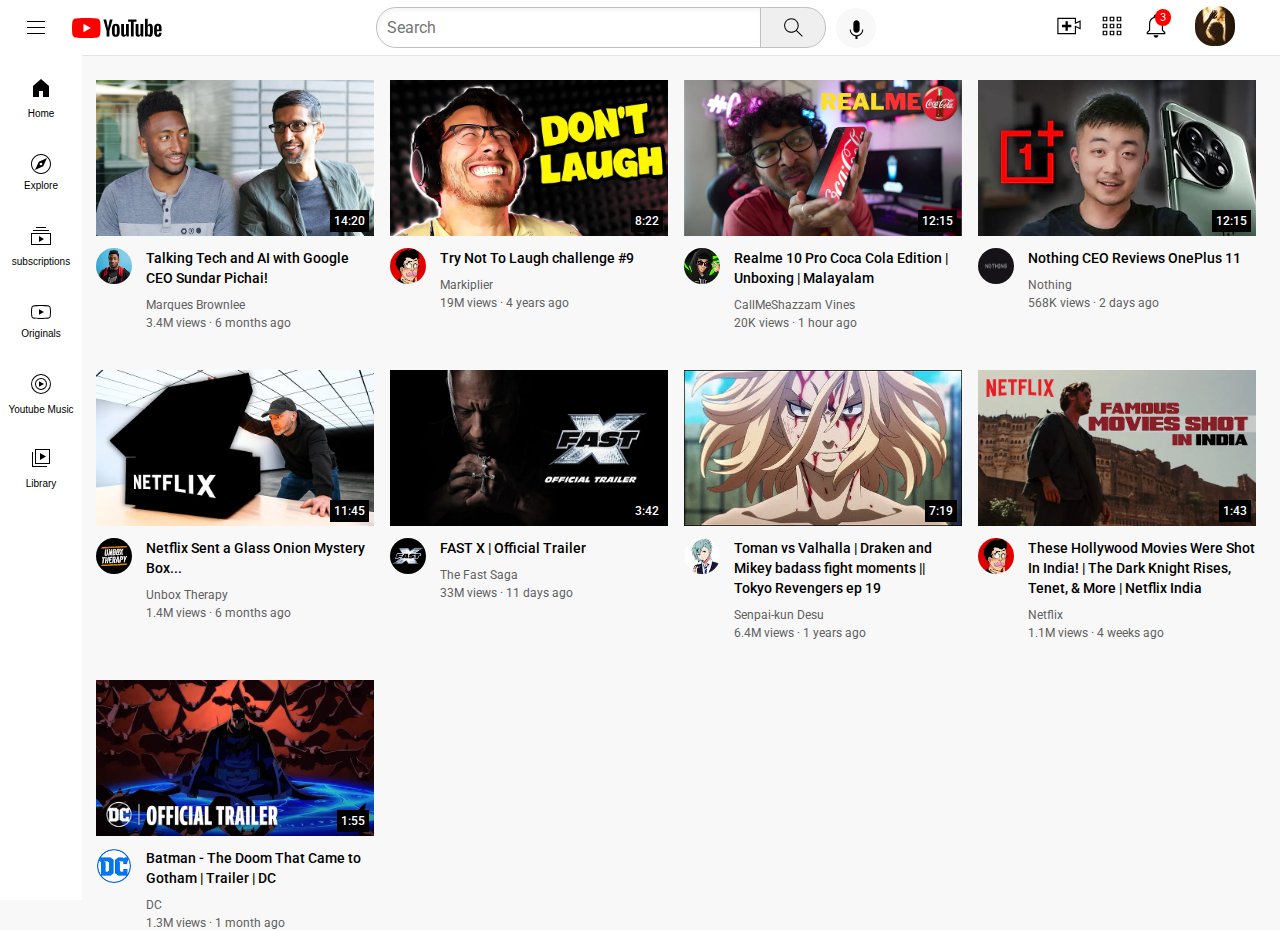
<file: index.html>
<!DOCTYPE html>
<html>
  <head>
    
    <title>
      Youtube clone</title>
    <link rel="preconnect" href="https://fonts.googleapis.com">
    <link rel="preconnect" href="https://fonts.gstatic.com" crossorigin>
    <link href="https://fonts.googleapis.com/css2?family=Roboto:wght@400;500;700&display=swap" rel="stylesheet">

    <link rel="stylesheet" href="style/video.css">
    <link rel="stylesheet" href="style/general.css">
    <link rel="stylesheet" href="style/header.css">
    <link rel="stylesheet" href="style/sidebar.css">
  </head>
    <body>
      <div class="header">
            <div class="left-section">
              <img class="hamburger-icon" src="icons/hamburger-menu.svg" >
              <img class="youtube-icone" src="icons/youtube-logo.svg">
            </div>
          <div class="middle-section"> 
            <input class="search-box" type="text" placeholder="Search">
            <button class="search-button"><img class="search-button-icon" src="icons/search.svg" >
              <div class="tooltip">Search</div>
            </button>
            <button class="voice-button"><img class="voice-search-icon" src="icons/voice-search-icon.svg" >
            <div class="tooltip">Search with your voice</div>
          </button>
          </div>
          <div class="right-section"> 
            <div class="upload-container">
              <div class="upload"><img class="upload-icon" src="icons/upload.svg"></div>
              <div class="tooltip">Create</div>
            </div>
            
            <div class="YouTube-Apps">
              <div class="youtube-apps"><img class="youtube-app-icon" src="icons/youtube-apps.svg"></div>
              <div class="tooltip"> YouTube-Apps</div>
            </div>
            
            <div class="notifications-icon-counter">
              <div class="notifications-show">
                <div class="notifications"> <img class="notifications-icon" src="icons/notifications.svg"></div>
                <div class="tooltip"> Notifications</div>
              </div>
              <div class="notifications-counter">
                3
              </div>
            </div>
            <a href="https://github.com/siyach1n">
              <div class="mychannel"> <img class="mychannel-icon" src="image/mychannel.jpeg"></div>
            </a>
              
          </div>
      </div>

      <div class="sidebar">
        <a href="https://www.youtube.com/watch?v=n2RNcPRtAiY">
                  <div class="sidebar-link"><img src="icons/home.svg">
        </a>

        <div>
          Home
        </div>
        </div>
        <div class="sidebar-link"><img src="icons/explore.svg">
          <div>
            Explore
          </div>
        </div>

        <a href="https://www.youtube.com/feed/subscriptions">
          <div class="sidebar-link"><img src="icons/subscriptions.svg">
        </a>
        
        <div> subscriptions</div></div>

        <div class="sidebar-link"><img src="icons/originals.svg"><div>
          Originals
        </div></div>

        <a  href="https://music.youtube.com/">
          <div class="sidebar-link"><img src="icons/youtube-music.svg">
        </a>
        <div>
          Youtube Music
        </div>
      </div>


        <a href="https://www.youtube.com/feed/library">
          <div class="sidebar-link"><img src="icons/library.svg">
        </a>
        <div>
          Library
        </div>
      </div>
    </div>

    <div class="video-grid">

      <div class="video-preview">
        <div class="thumbnail-row">
          <a href="https://www.youtube.com/watch?v=n2RNcPRtAiY">
            <img class="thumbnail" src="image/thumbnail-1.jpg">
          </a>  
          <div class="video-time" >14:20</div>
        </div>
        <div class="video-info-grid">
          <div class="channel-picture">
            <img class="profile-picture" src="image/channel-1.jpeg">
          </div>
          <div class="video-info">
            <p class="video-title">
              Talking Tech and AI with Google CEO Sundar Pichai!
            </p>
            <p class="video-author">
              Marques Brownlee
            </p>
            <p class="video-stats">
              3.4M views &#183; 6 months ago
            </p>
          </div>
        </div>
      </div>
      
      
      <div class="video-preview">
        <div class="thumbnail-row">
          <a href="https://www.youtube.com/watch?v=_NIaCICPC24"><img class="thumbnail" src="image/thumbnail-2.webp"></a>
          <div class="video-time">8:22</div>
        </div>
        <div class="video-info-grid">
          <div class="channel-picture">
            <img class="profile-picture" src="image/channel-2.jpeg">
          </div>
          <div class="video-info">
            <p class="video-title">
              Try Not To Laugh challenge &#x23;9
            </p>
            <p class="video-author"> Markiplier
            </p>
            <p class="video-stats"> 19M views &#183; 4 years ago
            </p>
          </div>
        </div>
      </div>
      


      <div class="video-preview">
        <div class="thumbnail-row">
          <a href="https://www.youtube.com/watch?v=2U1oVUiM6fs">
            <img class="thumbnail" src="image/thumbnail-3.jpg">
          </a>
        
          <div class="video-time">12:15</div>
        </div>
        <div class="video-info-grid">
          <div class="channel-picture">
            <img class="profile-picture" src="image/channels3_profile.jpg">
          </div>
          <div class="video-info">
            <p class="video-title">
              Realme 10 Pro Coca Cola Edition | Unboxing | Malayalam
            </p>
            <p class="video-author">
              CallMeShazzam Vines
            </p>
            <p class="video-stats">
              20K views &#183; 1 hour ago
            </p>
          </div>
        </div>
      </div>
      



      <div class="video-preview">
        <div class="thumbnail-row">
          <a href="https://www.youtube.com/watch?v=gcKEAxz-fdE"><img class="thumbnail" src="image/thumbnail-4.jpg"></a>
        
          <div class="video-time">12:15</div>
        </div>
        <div class="video-info-grid">
          <div>
            <img class="profile-picture" src="image/channels4_profile.jpg">
            
          </div>
          <div class="video-info">
            <p class="video-title">
              Nothing CEO Reviews OnePlus 11
            </p>
            <p class="video-author">
              Nothing
            </p>
            <p class="video-stats">
              568K views &#183; 2 days ago
            </p>
          </div>
        </div>
      </div>
      



      <div class="video-preview">
        <div class="thumbnail-row">
          <a href="https://www.youtube.com/watch?v=1tS6PSkHFx0"><img class="thumbnail" src="image/thumbnail-5.jpg"></a>
          <div class="video-time">11:45</div>
        </div>
        <div class="video-info-grid">
          <div class="channel-picture">
            <img class="profile-picture" src="image/channels5_profile.jpg">
          </div>
          <div class="video-info">
            <p class="video-title">
              Netflix Sent a Glass Onion Mystery Box...
            </p>
            <p class="video-author">
              Unbox Therapy
            </p>
            <p class="video-stats">
              1.4M views &#183; 6 months ago 
            </p>
          </div>
        </div>
      </div>
      


      <div class="video-preview">
        <div class="thumbnail-row">
          <a href="https://www.youtube.com/watch?v=32RAq6JzY-w"><img class="thumbnail" src="image/thumbnail-6.webp"></a>
          <div class="video-time">3:42</div>
        </div>
        <div class="video-info-grid">
          <div class="channel-picture">
            <img class="profile-picture" src="image/channels6_profile.jpg">
          </div>
          <div class="video-info">
            <p class="video-title">
              FAST X | Official Trailer
            </p>
            <p class="video-author"> The Fast Saga
            </p>
            <p class="video-stats"> 33M views &#183; 11 days ago
            </p>
          </div>
        </div>
      </div>


      <div class="video-preview">
        <div class="thumbnail-row">
          <a href="https://www.youtube.com/watch?v=AuxWHa2sSZM"><img class="thumbnail" src="image/thumbnail-7.webp"></a>
          <div class="video-time">7:19</div>
        </div>
        <div class="video-info-grid">
          <div class="channel-picture">
            <img class="profile-picture" src="image/channels7_profile.jpg">
          </div>
          <div class="video-info">
            <p class="video-title">
              Toman vs Valhalla | Draken and Mikey badass fight moments || 
              Tokyo Revengers ep 19 
            </p>
            <p class="video-author"> Senpai-kun Desu

            </p>
            <p class="video-stats"> 6.4M views &#183; 1 years ago
            </p>
          </div>
        </div>
      </div>



        <div class="video-preview">
          <div class="thumbnail-row">
            <a href="https://www.youtube.com/watch?v=TiI8eKh7q20">
              <img class="thumbnail" src="image/thumbnail-8.webp">
              <div class="video-time">1:43</div>
            </a>
            
          </div>
          <div class="video-info-grid">
            <div class="channel-picture">
              <img class="profile-picture" src="image/channel-2.jpeg">
            </div>
            <div class="video-info">
              <p class="video-title">
                These Hollywood Movies Were Shot In India! | The Dark Knight Rises, Tenet, & More | Netflix India
              </p>
              <p class="video-author"> Netflix
              </p>
              <p class="video-stats"> 1.1M views &#183; 4 weeks ago
              </p>
            </div>
          </div>
        </div>





<div class="video-preview">
  <div class="thumbnail-row">
    <a href="https://www.youtube.com/watch?v=uj6wScDm2SQ">
      <img class="thumbnail" src="image/thumbnail-9.webp">
      <div class="video-time">1:55</div>
    </a>
   
  </div>
  <div class="video-info-grid">
    <div class="channel-picture">
      <img class="profile-picture" src="image/channels9_profile.jpg">
    </div>
    <div class="video-info">
      <p class="video-title">
        Batman - The Doom That Came to Gotham | Trailer | DC
      <p class="video-author"> DC
      </p>
      <p class="video-stats"> 1.3M views &#183; 1 month ago
      </p>
    </div>
  </div>
</div>





    </div>
  </body>
</html>
</file>
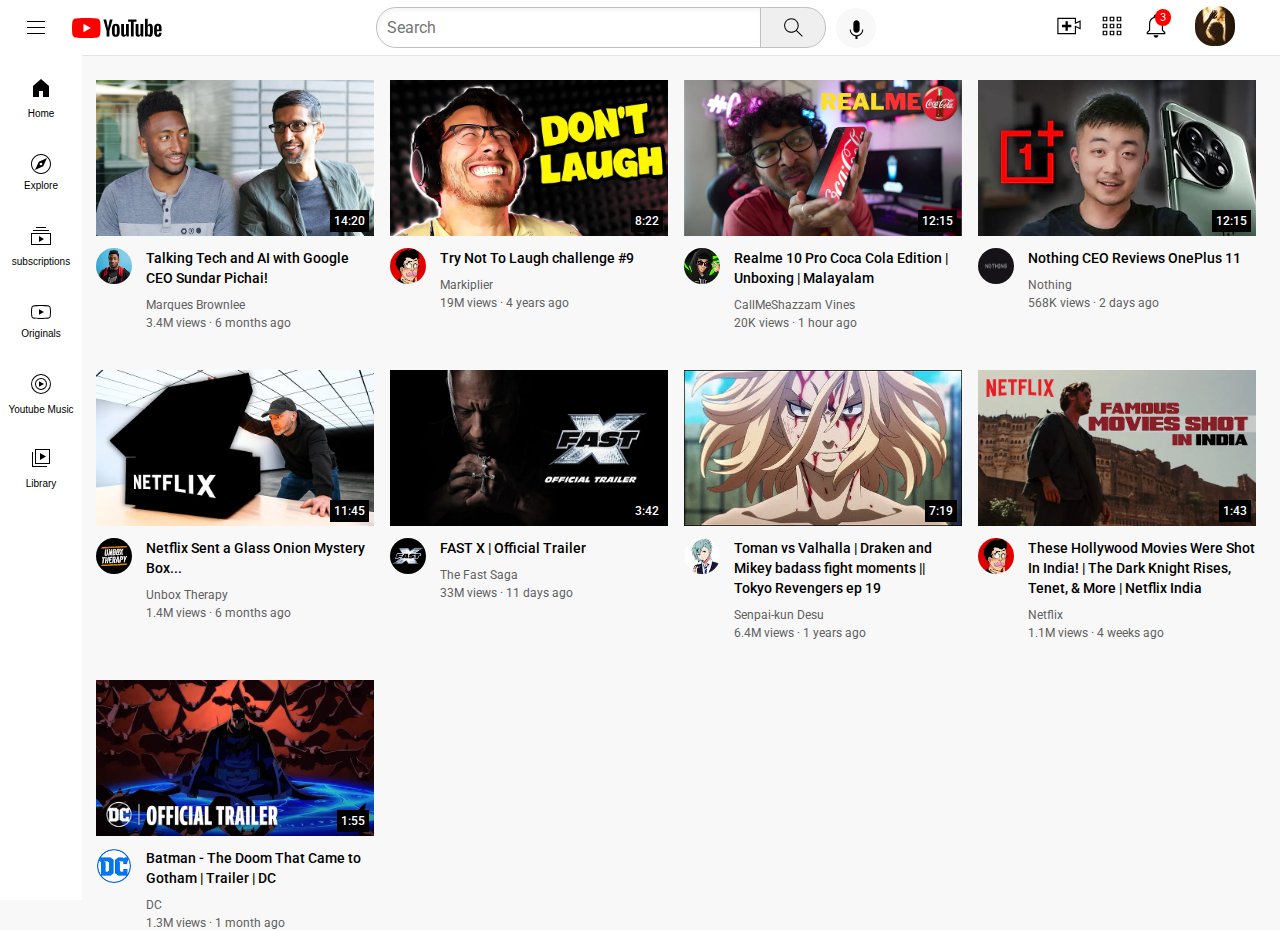
<file: youtube.html>
<!DOCTYPE html>
<html>
  <head>
    
    <title>
      Youtube clone</title>
    <link rel="preconnect" href="https://fonts.googleapis.com">
    <link rel="preconnect" href="https://fonts.gstatic.com" crossorigin>
    <link href="https://fonts.googleapis.com/css2?family=Roboto:wght@400;500;700&display=swap" rel="stylesheet">

    <link rel="stylesheet" href="style/video.css">
    <link rel="stylesheet" href="style/general.css">
    <link rel="stylesheet" href="style/header.css">
    <link rel="stylesheet" href="style/sidebar.css">
  </head>
    <body>
      <div class="header">
            <div class="left-section">
              <img class="hamburger-icon" src="icons/hamburger-menu.svg" >
              <img class="youtube-icone" src="icons/youtube-logo.svg">
            </div>
          <div class="middle-section"> 
            <input class="search-box" type="text" placeholder="Search">
            <button class="search-button"><img class="search-button-icon" src="icons/search.svg" >
              <div class="tooltip">Search</div>
            </button>
            <button class="voice-button"><img class="voice-search-icon" src="icons/voice-search-icon.svg" >
            <div class="tooltip">Search with your voice</div>
          </button>
          </div>
          <div class="right-section"> 
            <div class="upload-container">
              <div class="upload"><img class="upload-icon" src="icons/upload.svg"></div>
              <div class="tooltip">Create</div>
            </div>
            
            <div class="YouTube-Apps">
              <div class="youtube-apps"><img class="youtube-app-icon" src="icons/youtube-apps.svg"></div>
              <div class="tooltip"> YouTube-Apps</div>
            </div>
            
            <div class="notifications-icon-counter">
              <div class="notifications-show">
                <div class="notifications"> <img class="notifications-icon" src="icons/notifications.svg"></div>
                <div class="tooltip"> Notifications</div>
              </div>
              <div class="notifications-counter">
                3
              </div>
            </div>
            <a href="https://github.com/siyach1n">
              <div class="mychannel"> <img class="mychannel-icon" src="image/mychannel.jpeg"></div>
            </a>
              
          </div>
      </div>

      <div class="sidebar">
        <a href="https://www.youtube.com/watch?v=n2RNcPRtAiY">
                  <div class="sidebar-link"><img src="icons/home.svg">
        </a>

        <div>
          Home
        </div>
        </div>
        <div class="sidebar-link"><img src="icons/explore.svg">
          <div>
            Explore
          </div>
        </div>

        <a href="https://www.youtube.com/feed/subscriptions">
          <div class="sidebar-link"><img src="icons/subscriptions.svg">
        </a>
        
        <div> subscriptions</div></div>

        <div class="sidebar-link"><img src="icons/originals.svg"><div>
          Originals
        </div></div>

        <a  href="https://music.youtube.com/">
          <div class="sidebar-link"><img src="icons/youtube-music.svg">
        </a>
        <div>
          Youtube Music
        </div>
      </div>


        <a href="https://www.youtube.com/feed/library">
          <div class="sidebar-link"><img src="icons/library.svg">
        </a>
        <div>
          Library
        </div>
      </div>
    </div>

    <div class="video-grid">

      <div class="video-preview">
        <div class="thumbnail-row">
          <a href="https://www.youtube.com/watch?v=n2RNcPRtAiY">
            <img class="thumbnail" src="image/thumbnail-1.jpg">
          </a>  
          <div class="video-time" >14:20</div>
        </div>
        <div class="video-info-grid">
          <div class="channel-picture">
            <img class="profile-picture" src="image/channel-1.jpeg">
          </div>
          <div class="video-info">
            <p class="video-title">
              Talking Tech and AI with Google CEO Sundar Pichai!
            </p>
            <p class="video-author">
              Marques Brownlee
            </p>
            <p class="video-stats">
              3.4M views &#183; 6 months ago
            </p>
          </div>
        </div>
      </div>
      
      
      <div class="video-preview">
        <div class="thumbnail-row">
          <a href="https://www.youtube.com/watch?v=_NIaCICPC24"><img class="thumbnail" src="image/thumbnail-2.webp"></a>
          <div class="video-time">8:22</div>
        </div>
        <div class="video-info-grid">
          <div class="channel-picture">
            <img class="profile-picture" src="image/channel-2.jpeg">
          </div>
          <div class="video-info">
            <p class="video-title">
              Try Not To Laugh challenge &#x23;9
            </p>
            <p class="video-author"> Markiplier
            </p>
            <p class="video-stats"> 19M views &#183; 4 years ago
            </p>
          </div>
        </div>
      </div>
      


      <div class="video-preview">
        <div class="thumbnail-row">
          <a href="https://www.youtube.com/watch?v=2U1oVUiM6fs">
            <img class="thumbnail" src="image/thumbnail-3.jpg">
          </a>
        
          <div class="video-time">12:15</div>
        </div>
        <div class="video-info-grid">
          <div class="channel-picture">
            <img class="profile-picture" src="image/channels3_profile.jpg">
          </div>
          <div class="video-info">
            <p class="video-title">
              Realme 10 Pro Coca Cola Edition | Unboxing | Malayalam
            </p>
            <p class="video-author">
              CallMeShazzam Vines
            </p>
            <p class="video-stats">
              20K views &#183; 1 hour ago
            </p>
          </div>
        </div>
      </div>
      



      <div class="video-preview">
        <div class="thumbnail-row">
          <a href="https://www.youtube.com/watch?v=gcKEAxz-fdE"><img class="thumbnail" src="image/thumbnail-4.jpg"></a>
        
          <div class="video-time">12:15</div>
        </div>
        <div class="video-info-grid">
          <div>
            <img class="profile-picture" src="image/channels4_profile.jpg">
            
          </div>
          <div class="video-info">
            <p class="video-title">
              Nothing CEO Reviews OnePlus 11
            </p>
            <p class="video-author">
              Nothing
            </p>
            <p class="video-stats">
              568K views &#183; 2 days ago
            </p>
          </div>
        </div>
      </div>
      



      <div class="video-preview">
        <div class="thumbnail-row">
          <a href="https://www.youtube.com/watch?v=1tS6PSkHFx0"><img class="thumbnail" src="image/thumbnail-5.jpg"></a>
          <div class="video-time">11:45</div>
        </div>
        <div class="video-info-grid">
          <div class="channel-picture">
            <img class="profile-picture" src="image/channels5_profile.jpg">
          </div>
          <div class="video-info">
            <p class="video-title">
              Netflix Sent a Glass Onion Mystery Box...
            </p>
            <p class="video-author">
              Unbox Therapy
            </p>
            <p class="video-stats">
              1.4M views &#183; 6 months ago 
            </p>
          </div>
        </div>
      </div>
      


      <div class="video-preview">
        <div class="thumbnail-row">
          <a href="https://www.youtube.com/watch?v=32RAq6JzY-w"><img class="thumbnail" src="image/thumbnail-6.webp"></a>
          <div class="video-time">3:42</div>
        </div>
        <div class="video-info-grid">
          <div class="channel-picture">
            <img class="profile-picture" src="image/channels6_profile.jpg">
          </div>
          <div class="video-info">
            <p class="video-title">
              FAST X | Official Trailer
            </p>
            <p class="video-author"> The Fast Saga
            </p>
            <p class="video-stats"> 33M views &#183; 11 days ago
            </p>
          </div>
        </div>
      </div>


      <div class="video-preview">
        <div class="thumbnail-row">
          <a href="https://www.youtube.com/watch?v=AuxWHa2sSZM"><img class="thumbnail" src="image/thumbnail-7.webp"></a>
          <div class="video-time">7:19</div>
        </div>
        <div class="video-info-grid">
          <div class="channel-picture">
            <img class="profile-picture" src="image/channels7_profile.jpg">
          </div>
          <div class="video-info">
            <p class="video-title">
              Toman vs Valhalla | Draken and Mikey badass fight moments || 
              Tokyo Revengers ep 19 
            </p>
            <p class="video-author"> Senpai-kun Desu

            </p>
            <p class="video-stats"> 6.4M views &#183; 1 years ago
            </p>
          </div>
        </div>
      </div>



        <div class="video-preview">
          <div class="thumbnail-row">
            <a href="https://www.youtube.com/watch?v=TiI8eKh7q20">
              <img class="thumbnail" src="image/thumbnail-8.webp">
              <div class="video-time">1:43</div>
            </a>
            
          </div>
          <div class="video-info-grid">
            <div class="channel-picture">
              <img class="profile-picture" src="image/channel-2.jpeg">
            </div>
            <div class="video-info">
              <p class="video-title">
                These Hollywood Movies Were Shot In India! | The Dark Knight Rises, Tenet, & More | Netflix India
              </p>
              <p class="video-author"> Netflix
              </p>
              <p class="video-stats"> 1.1M views &#183; 4 weeks ago
              </p>
            </div>
          </div>
        </div>





<div class="video-preview">
  <div class="thumbnail-row">
    <a href="https://www.youtube.com/watch?v=uj6wScDm2SQ">
      <img class="thumbnail" src="image/thumbnail-9.webp">
      <div class="video-time">1:55</div>
    </a>
   
  </div>
  <div class="video-info-grid">
    <div class="channel-picture">
      <img class="profile-picture" src="image/channels9_profile.jpg">
    </div>
    <div class="video-info">
      <p class="video-title">
        Batman - The Doom That Came to Gotham | Trailer | DC
      <p class="video-author"> DC
      </p>
      <p class="video-stats"> 1.3M views &#183; 1 month ago
      </p>
    </div>
  </div>
</div>





    </div>
  </body>
</html>
</file>
<file: style/video.css>
.video-grid {
  display: grid;
  grid-template-columns: 1fr  1fr 1fr;
  column-gap: 16px;
  row-gap: 40px;
}

@media (max-width:750px){
  .video-grid{
    grid-template-columns: 1fr 1fr;
  }
}

@media (min-width:751px) and (max-width:999px) {
  .video-grid{
    grid-template-columns: 1fr 1fr 1fr ;
  }

}

@media(min-width:1000px){
  .video-grid{
  grid-template-columns: 1fr 1fr 1fr 1fr ;
}
}


.thumbnail-row {
  margin-bottom: 8px;
  position: relative; 

}

.thumbnail {
  width: 100%;
}

.video-info-grid {
  display: grid;
  grid-template-columns: 50px 1fr;
}

.channel-picture {
  vertical-align: top;
}

.profile-picture {
  width: 36px;
  border-radius: 50px;
}

.video-title {
  margin-top: 0;
  font-size: 14px;
  font-weight: 500;
  line-height: 20px;
  margin-bottom: 10px;

}

.video-author,
.video-stats {
  font-size: 12px;
  color: rgb(96, 96, 96);
}

.video-author {
  margin-bottom: 4px;
}

.video-time{
  font-family: Roboto,Arial;
  font-size: 12px;
  font-weight: 500;
  padding: 4px ;
  background-color: black;
  color: white;
  position: absolute;
    bottom: 8px;
    right: 5px;
}
</file>
<file: style/general.css>
p {
  font-family: Roboto, Arial;
  margin-top: 0;
  margin-bottom: 0;
}

body{
  margin: 0;
  padding-top: 80px;
  padding-left: 96px;
  padding-right:24px ;
  background-color: rgb(248,248,248);

}
</file>
<file: style/header.css>
.header{
  height: 55px;
  display: flex;
  flex-direction: row;
  justify-content: space-between;
  position: fixed;
  top: 0;
  left: 0;
  right: 0;
  z-index:100 ;
  background-color: white;
    border-bottom-width: 1px;
    border-bottom-style: solid;
    border-bottom-color: rgb(228, 228, 228);
}

.left-section {
  display: flex;
  align-items: center;

}

.hamburger-icon {
  height: 24px;
  margin-left: 24px;
  margin-right: 24px;
}

.youtube-icone {
  height: 20px;
}

.middle-section{
  display: flex;
  align-items: center;
  flex:1;
  margin-left: 70px;
  margin-right: 35px;
  max-width:500px
}

.search-box{
  flex:1;
  height: 37px;
  padding-left: 10px;
  font-size: 16px;
  border-width: 1px;
  border-style: solid;
  border-color: rgb(192,192,192);
  border-radius: 2px;
  box-shadow: inset 1px 2px 5px rgba(0 ,0 ,0,0.05);
  width: 0;
  border-top-left-radius:20px ;
  border-bottom-left-radius: 20px;

}
.search-box::placeholder{
  font-family: Roboto,Arial;
  font-size: 16px;
}
.search-button{
  height: 41px;
  width: 66px;
  background-color: rgb(239, 239, 239);
  border-style: solid;
  border-width: 1px;
  border-color: rgb(192, 192, 192) ;
  margin-left: -2px;
  margin-right: 10px;
  border-top-right-radius: 20px;
  border-bottom-right-radius: 20px;
  position: relative;

}
.search-button,
.voice-button,
.upload-container,
.YouTube-Apps,
.notifications-show,
.profile
{
  display: flex;
  justify-content: center;
  position: relative;
  align-items: center;
}
.search-button .tooltip,
.voice-button .tooltip,
.upload-container .tooltip,
.YouTube-Apps .tooltip,
.notifications-show .tooltip,
.profile .tooltip
{
  font-family: Roboto,Arial;
  position: absolute;
  background-color: gray;
  color: white;
  padding-top: 4px;
  padding-bottom:4px ;
  padding-left: 6px;
  padding-right:6px ;
  border-radius: 2px;
  font-size: 12px;
  bottom:-30px;
  opacity: 0;
  transition: opacity 0.15s;
  pointer-events:none;
  white-space: nowrap;
}


.search-button:hover .tooltip,
.voice-button:hover .tooltip,
.upload-container:hover .tooltip,
.YouTube-Apps:hover .tooltip,
.profile .tooltip

{
  opacity: 1;
}
.search-button-icon{
  height: 25px;
}
.voice-button{
  height: 40px;
  width: 40px;
  border-radius: 20px;
  border: none;
  background-color: rgb(248, 248, 248);
}
.voice-search-icon{
  height: 25px;
  margin-top: 4px;
  
}
.right-section {
  flex-shrink: 0;
  margin-right: 45px;
  width: 180px;
  display: flex;
  align-items: center;
  justify-content:space-between ;
}
.upload-icon{
height: 28px;
}
.youtube-app-icon{
height: 28px;
}

.notifications-icon{
height: 28px;
margin-right: 10px;
}
.notifications-icon-counter{
  position: relative;
}

.notifications-counter{
  position: absolute;
  top: -3px;
  right: 9px;
  background-color: red;
  color: white;
  font-family: Roboto,Arial;
  font-size: 11px;
  padding-left: 5px;
  padding-top: 2px;
  padding-bottom: 2px;
  padding-right: 5px;
  border-radius: 9px;
}
.mychannel-icon{
  height:32;
  border-radius: 18px;

  
}
</file>
<file: style/sidebar.css>
.sidebar{
  position: fixed;
  left: 0;
  bottom: 0;
  top: 55px;
  background-color: white;
  width: 72px;
  z-index:200;
  padding: 5px;

}
.sidebar-link{
  cursor: pointer;
  display: flex;
  justify-content: center;
  align-items: center;
  height: 74px;
  flex-direction: column;
  
}
.sidebar-link:hover{
  background-color: rgb(236, 235, 235);
}

.sidebar-link img {
  height: 24px;
  margin-bottom: 4px;

}

.sidebar-link div {
  font-family: Robot,Arial;
  font-size: 10px;

}
</file>
